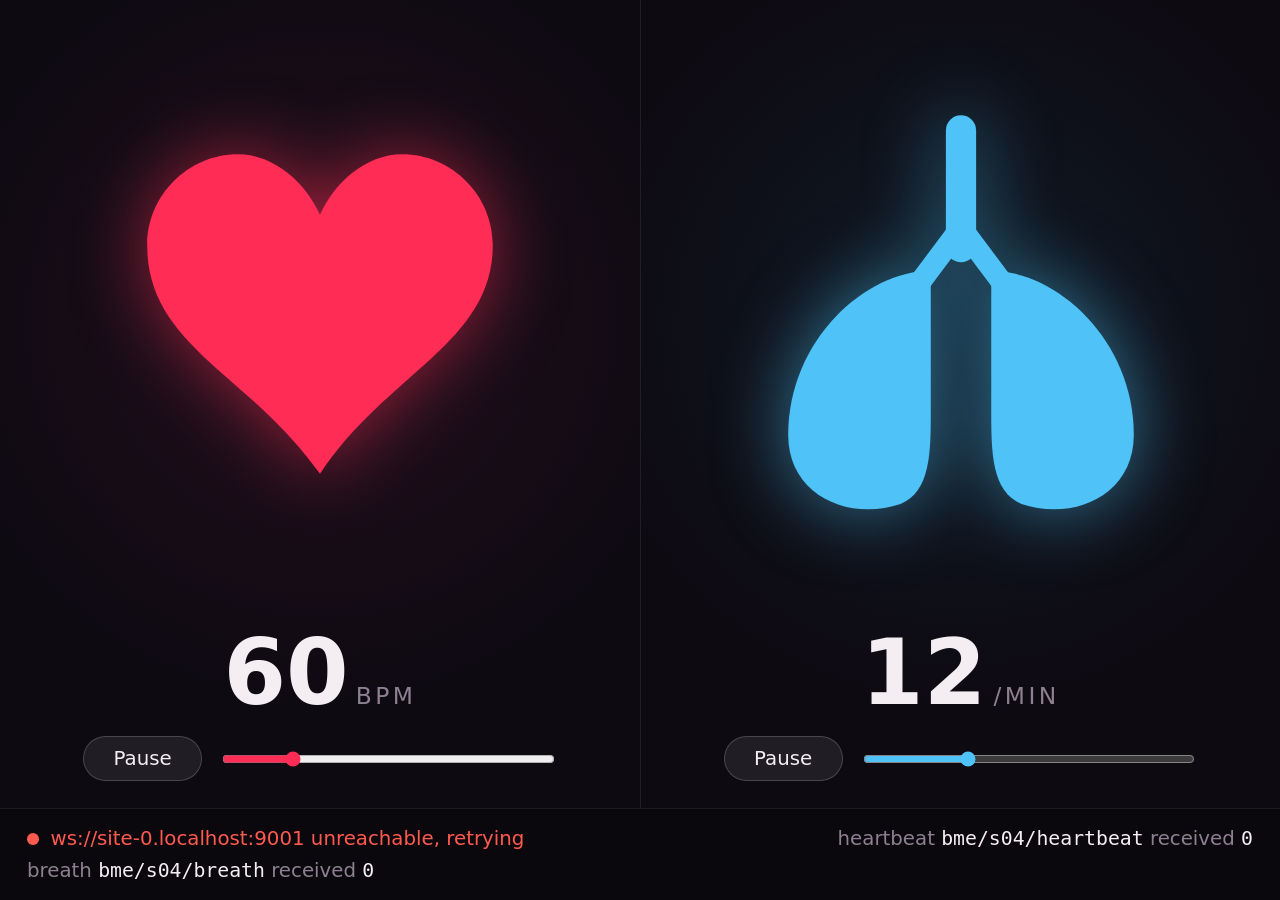
<file: exercises/ex_02/index.html>
<!doctype html>
<!--
  Heartbeat and breath: a heart beats and lungs breathe on the screen, each
  on its own rhythm, and the ESP32s follow both at the same time.

  The clocks run on the Pi (rhythms.py, Docker), so the boards keep
  beating when this computer sleeps or shows something else. This page only
  shows the rhythms and remote-controls them: every laptop that opens it
  sees the same thing. Open the file in a browser on a computer on the kit
  network: http://192.168.50.1:8002/ (served by the same service), or open
  this file directly. No internet and no library needed, the page speaks
  MQTT over WebSockets itself (port 9001 of the broker).

  Topics the boards follow (QoS 0, not retained):
            bme/s04/heartbeat   one message per beat,   payload the tempo in BPM ("72")
            bme/s04/breath      one message per breath, payload the rate per minute ("12")
  State, retained by the broker, shown by the page:
            bme/s04/heartbeat/rate, .../running ("1" or "0"), same under bme/s04/breath/
  Control, sent by the page's sliders and buttons:
            bme/s04/heartbeat/set, bme/s04/breath/set   a rate, "pause" or "start"

  Other broker or topics, e.g. to try it against a broker on this computer:
    index.html?broker=ws://localhost:9001&heartbeat=test/heartbeat&breath=test/breath
-->
<html lang="en">
<head>
<meta charset="utf-8">
<meta name="viewport" content="width=device-width, initial-scale=1">
<title>Heartbeat and breath</title>
<style>
  :root {
    --bg: #0e0a12;
    --fg: #f4eef2;
    --dim: #8d8091;
    --heart: #ff2d55;
    --breath: #4fc3f7;
    --ok: #3ddc84;
    --warn: #ffb020;
    --bad: #ff5a4f;
  }
  * { box-sizing: border-box; }
  html, body { height: 100%; margin: 0; }
  body {
    display: grid;
    grid-template-rows: 1fr auto;
    background: var(--bg);
    color: var(--fg);
    font-family: system-ui, -apple-system, "Segoe UI", sans-serif;
    overflow: hidden;
    user-select: none;
  }

  main {
    display: grid;
    grid-template-columns: 1fr 1fr;
    min-height: 0;
  }
  .rhythm {
    display: grid;
    grid-template-rows: 1fr auto;
    min-height: 0;
    --color: var(--heart);
  }
  .rhythm.breath { --color: var(--breath); }
  .rhythm.heart {
    background: radial-gradient(circle at 50% 40%, #24101d 0%, var(--bg) 65%);
  }
  .rhythm.breath {
    background: radial-gradient(circle at 50% 40%, #0f1b26 0%, var(--bg) 65%);
    border-left: 1px solid rgb(255 255 255 / 8%);
  }

  .stage {
    position: relative;
    display: grid;
    place-items: center;
    min-height: 0;
  }
  .figure, .ring {
    grid-area: 1 / 1;
    width: min(48vh, 38vw);
    aspect-ratio: 1;
  }
  .figure {
    fill: var(--color);
    filter: drop-shadow(0 0 4vh color-mix(in srgb, var(--color) 55%, transparent));
    transition: fill .4s, filter .4s, opacity .4s;
  }
  .ring {
    border: .5vh solid var(--color);
    border-radius: 50%;
    opacity: 0;
    pointer-events: none;
  }
  .rhythm.paused .figure {
    fill: #5c4a55;
    filter: none;
    opacity: .7;
  }
  .rhythm.breath.paused .figure { fill: #465660; }

  .tempo {
    text-align: center;
    padding-bottom: 3vh;
  }
  .rate {
    font-size: 10vh;
    font-weight: 700;
    line-height: 1;
    font-variant-numeric: tabular-nums;
  }
  .rate small {
    font-size: 2.6vh;
    font-weight: 500;
    color: var(--dim);
    letter-spacing: .15em;
    margin-left: .3em;
  }
  .controls {
    display: flex;
    justify-content: center;
    align-items: center;
    gap: 2vh;
    margin-top: 2vh;
  }
  button {
    font: inherit;
    font-size: 2.2vh;
    min-width: 6em;
    padding: .5em 1em;
    color: var(--fg);
    background: rgb(255 255 255 / 8%);
    border: 1px solid rgb(255 255 255 / 18%);
    border-radius: 999px;
    cursor: pointer;
  }
  button:hover { background: rgb(255 255 255 / 15%); }
  input[type=range] {
    width: min(26vw, 40vh);
    accent-color: var(--color);
  }

  footer {
    display: flex;
    flex-wrap: wrap;
    justify-content: space-between;
    gap: 1vh 4vh;
    padding: 2vh 3vh;
    font-size: 2.2vh;
    color: var(--dim);
    background: rgb(0 0 0 / 30%);
    border-top: 1px solid rgb(255 255 255 / 8%);
    user-select: text;
  }
  footer code {
    font-family: ui-monospace, SFMono-Regular, Menlo, monospace;
    color: var(--fg);
  }
  .status::before {
    content: "";
    display: inline-block;
    width: 1.3vh;
    height: 1.3vh;
    margin-right: .6em;
    border-radius: 50%;
    background: var(--warn);
  }
  .status.online::before { background: var(--ok); }
  .status.offline::before { background: var(--bad); }
  .status.offline { color: var(--bad); }
</style>
</head>
<body>

<main>
  <section class="rhythm heart" id="heart">
    <div class="stage">
      <svg class="figure" viewBox="-4 -4 40 37.6" aria-label="heart">
        <path d="M23.6,0c-3.4,0-6.3,2.7-7.6,5.6C14.7,2.7,11.8,0,8.4,0C3.8,0,0,3.8,0,8.4
                 c0,9.4,9.5,11.9,16,21.2c6.1-9.3,16-12.1,16-21.2C32,3.8,28.2,0,23.6,0z"/>
      </svg>
    </div>
    <div class="tempo">
      <div class="rate"><span class="value">60</span><small>BPM</small></div>
      <div class="controls">
        <button class="toggle" title="Space">Pause</button>
        <input class="slider" type="range" min="30" max="180" step="1" value="60"
               title="Arrow up / down" aria-label="Heartbeat tempo in BPM">
      </div>
    </div>
  </section>

  <section class="rhythm breath" id="breath">
    <div class="stage">
      <svg class="figure" viewBox="0 0 100 100" aria-label="lungs">
        <!-- trachea and bronchi -->
        <rect x="46.5" y="4" width="7" height="34" rx="3.5"/>
        <path d="M50 30 L38 46 M50 30 L62 46" stroke="var(--color)" stroke-width="5"
              stroke-linecap="round" fill="none"/>
        <!-- lobes -->
        <path d="M43 40 C 28 40, 10 56, 10 78 C 10 92, 24 98, 36 94 C 43 91, 43 82, 43 72 Z"/>
        <path d="M57 40 C 72 40, 90 56, 90 78 C 90 92, 76 98, 64 94 C 57 91, 57 82, 57 72 Z"/>
      </svg>
    </div>
    <div class="tempo">
      <div class="rate"><span class="value">12</span><small>/MIN</small></div>
      <div class="controls">
        <button class="toggle" title="B">Pause</button>
        <input class="slider" type="range" min="4" max="30" step="1" value="12"
               title="Arrow right / left" aria-label="Breaths per minute">
      </div>
    </div>
  </section>
</main>

<footer>
  <span class="status" id="status">connecting</span>
  <span>heartbeat <code id="heart-topic"></code> received <code id="heart-sent">0</code></span>
  <span>breath <code id="breath-topic"></code> received <code id="breath-sent">0</code></span>
</footer>

<script>
const params = new URLSearchParams(location.search);
// Served from the Pi: the broker is on the same host. Opened as a file: the kit's address.
const BROKER = params.get('broker')
  || (location.protocol.startsWith('http') ? 'ws://' + location.hostname + ':9001' : 'ws://192.168.50.1:9001');
const HEARTBEAT_TOPIC = params.get('heartbeat') || 'bme/s04/heartbeat';
const BREATH_TOPIC = params.get('breath') || 'bme/s04/breath';

const KEEPALIVE_S = 30;
const RECONNECT_MS = 2000;

// ---- MQTT 3.1.1 over WebSockets, the little a page needs ------------------

const utf8 = new TextEncoder();
const utf8d = new TextDecoder();

// A string as MQTT wants it: 2 bytes of length, then the text
function mqttString(s) {
  const bytes = utf8.encode(s);
  return [bytes.length >> 8, bytes.length & 0xff, ...bytes];
}

function packet(type, body = []) {
  // "Remaining length": 7 bits per byte, high bit set while more follow
  const length = [];
  let n = body.length;
  do {
    const digit = n % 128;
    n = Math.floor(n / 128);
    length.push(n > 0 ? digit | 0x80 : digit);
  } while (n > 0);
  return new Uint8Array([type, ...length, ...body]);
}

const CONNECT = 0x10, CONNACK = 0x20, PUBLISH = 0x30, SUBSCRIBE = 0x82, PINGREQ = 0xc0;

const clientId = 'heartbeat-' + Math.random().toString(16).slice(2, 10);
const handlers = {};          // topic -> function(payload)
let ws = null;
let online = false;
let packetId = 0;

function connect() {
  setStatus('connecting', 'connecting to ' + BROKER);
  ws = new WebSocket(BROKER, 'mqtt');
  ws.binaryType = 'arraybuffer';

  ws.onopen = () => {
    const cleanSession = 0x02;
    ws.send(packet(CONNECT, [
      ...mqttString('MQTT'), 4, cleanSession, 0, KEEPALIVE_S,
      ...mqttString(clientId),
    ]));
  };

  ws.onmessage = (event) => {
    // One frame may carry several packets
    const bytes = new Uint8Array(event.data);
    let i = 0;
    while (i < bytes.length) {
      const type = bytes[i] & 0xf0;
      let n = 0, shift = 1, j = i + 1;
      do { n += (bytes[j] & 0x7f) * shift; shift *= 128; } while (bytes[j++] & 0x80);
      const body = bytes.subarray(j, j + n);
      i = j + n;
      if (type === CONNACK) onConnack(body);
      else if (type === PUBLISH) onPublish(body);
    }
  };

  // Also called when the connection could not be opened at all
  ws.onclose = () => {
    online = false;
    setStatus('offline', BROKER + ' unreachable, retrying');
    setTimeout(connect, RECONNECT_MS);
  };
}

function onConnack(body) {
  if (body[1] !== 0) {
    setStatus('offline', 'broker refused the connection (code ' + body[1] + ')');
    ws.close();
    return;
  }
  online = true;
  setStatus('online', 'connected to ' + BROKER);
  // One SUBSCRIBE for every topic we listen to, QoS 0
  packetId = (packetId % 65535) + 1;
  const filters = Object.keys(handlers).flatMap((t) => [...mqttString(t), 0]);
  ws.send(packet(SUBSCRIBE, [packetId >> 8, packetId & 0xff, ...filters]));
}

// A QoS 0 PUBLISH: topic string, then the payload
function onPublish(body) {
  const len = (body[0] << 8) | body[1];
  const topic = utf8d.decode(body.subarray(2, 2 + len));
  const payload = utf8d.decode(body.subarray(2 + len));
  const handler = handlers[topic];
  if (handler) handler(payload);
}

function subscribe(topic, handler) {
  handlers[topic] = handler;   // sent to the broker at the next CONNACK
}

function publish(topic, payload) {
  if (!online) return false;
  ws.send(packet(PUBLISH, [...mqttString(topic), ...utf8.encode(payload)]));
  return true;
}

// The broker drops a client that stays silent
setInterval(() => {
  if (online) ws.send(packet(PINGREQ));
}, KEEPALIVE_S * 1000 / 2);

function setStatus(state, text) {
  const status = document.getElementById('status');
  status.className = 'status ' + state;
  status.textContent = text;
}

// ---- A rhythm: something that happens N times per minute -------------------
// The clock is on the Pi. Each beat arrives as a message carrying the rate,
// which is all `draw(figure, stage, period)` needs; the slider and the button
// only send wishes on <topic>/set and show what the Pi answers on
// <topic>/rate and <topic>/running.
function rhythm(id, topic, draw) {
  const panel = document.getElementById(id);
  const stage = panel.querySelector('.stage');
  const figure = panel.querySelector('.figure');
  const slider = panel.querySelector('.slider');
  const toggle = panel.querySelector('.toggle');
  const value = panel.querySelector('.value');
  const receivedEl = document.getElementById(id + '-sent');

  let rate = Number(slider.value);
  let running = true;
  let received = 0;

  subscribe(topic, (payload) => {
    const r = Number(payload);
    if (r > 0) draw(figure, stage, 60000 / r);
    received += 1;
    receivedEl.textContent = received;
  });
  subscribe(topic + '/rate', (payload) => {
    rate = Number(payload);
    slider.value = rate;
    value.textContent = rate;
  });
  subscribe(topic + '/running', (payload) => {
    running = payload === '1';
    panel.classList.toggle('paused', !running);
    toggle.textContent = running ? 'Pause' : 'Start';
  });

  const setRunning = (on) => publish(topic + '/set', on ? 'start' : 'pause');
  const setRate = (v) => {
    const r = Math.min(Number(slider.max), Math.max(Number(slider.min), Math.round(v)));
    publish(topic + '/set', String(r));
  };

  toggle.addEventListener('click', () => setRunning(!running));
  slider.addEventListener('input', (event) => setRate(event.target.value));
  document.getElementById(id + '-topic').textContent = topic;

  return {
    toggle: () => setRunning(!running),
    setRunning,
    nudge: (delta) => setRate(rate + delta),
    get running() { return running; },
  };
}

function ripple(stage) {
  const ring = document.createElement('div');
  ring.className = 'ring';
  stage.append(ring);
  ring.animate(
    [
      { transform: 'scale(0.7)', opacity: 0.5 },
      { transform: 'scale(2.4)', opacity: 0 },
    ],
    { duration: 1100, easing: 'ease-out' },
  ).finished.then(() => ring.remove());
}

// Lub-dub
function drawBeat(figure, stage, period) {
  figure.animate(
    [
      { transform: 'scale(1)' },
      { transform: 'scale(1.2)', offset: 0.12 },
      { transform: 'scale(1.03)', offset: 0.3 },
      { transform: 'scale(1.13)', offset: 0.42 },
      { transform: 'scale(1)', offset: 0.75 },
      { transform: 'scale(1)' },
    ],
    { duration: Math.min(period * 0.9, 650), easing: 'ease-out' },
  );
  ripple(stage);
}

// Inhale for 2 s (the time the LED stays on), then exhale
function drawBreath(figure, stage, period) {
  const inhale = Math.min(2000, period * 0.45);
  const exhale = Math.min(period - inhale, 2500);
  figure.animate(
    [
      { transform: 'scale(1)', opacity: 0.75 },
      { transform: 'scale(1.18)', opacity: 1, offset: inhale / (inhale + exhale) },
      { transform: 'scale(1)', opacity: 0.75 },
    ],
    { duration: inhale + exhale, easing: 'ease-in-out' },
  );
  ripple(stage);
}

const heart = rhythm('heart', HEARTBEAT_TOPIC, drawBeat);
const breath = rhythm('breath', BREATH_TOPIC, drawBreath);

document.addEventListener('keydown', (event) => {
  // The buttons and the sliders handle their own keys
  if (event.target.closest('button, input')) return;
  const step = event.shiftKey ? 10 : 1;
  if (event.code === 'Space') heart.toggle();
  else if (event.code === 'KeyB') breath.toggle();
  else if (event.code === 'ArrowUp') heart.nudge(step);
  else if (event.code === 'ArrowDown') heart.nudge(-step);
  else if (event.code === 'ArrowRight') breath.nudge(step);
  else if (event.code === 'ArrowLeft') breath.nudge(-step);
  else return;
  event.preventDefault();
});

connect();
</script>
</body>
</html>
</file>
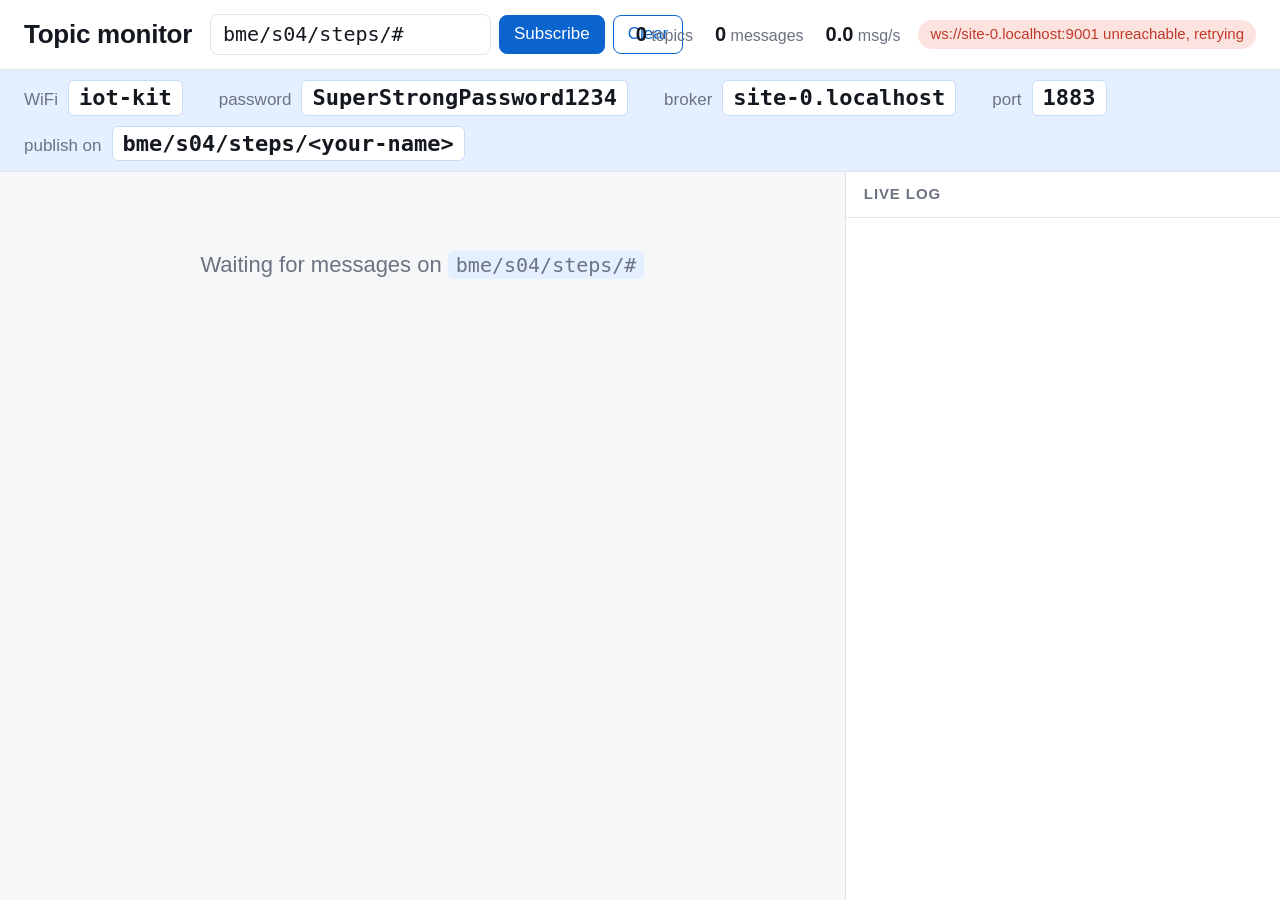
<file: tools/monitor/index.html>
<!doctype html>
<html lang="en">
<head>
<meta charset="utf-8">
<meta name="viewport" content="width=device-width, initial-scale=1">
<title>Topic monitor</title>
<!--
  A projector page: everything published under one topic filter, one card
  per topic, with the latest value, a sparkline of the numeric values and a
  live log. Talks MQTT over WebSockets to the broker (port 9001), no library.

  Served from the Pi:   http://192.168.50.1:8000/
  Pick the filter:      ?topic=bme/s04/steps/%23   (# is %23 in a URL)
  Another broker:       &broker=ws://localhost:9001
  Stale after N s:      &stale=30
  The strip students copy from: &ssid=iot-kit&pass=...&host=192.168.50.1&port=1883
  Hide the strip:       &howto=0
-->
<style>
  :root {
    --bg: #f6f7f9; --card: #ffffff; --ink: #14181f; --muted: #6b7380;
    --line: #e1e5ea; --accent: #0b63ce; --accent-soft: #e4efff;
    --ok: #178a46; --warn: #b7791f; --bad: #c03a2b; --stale: #a2a9b4;
  }
  * { box-sizing: border-box; }
  html, body { margin: 0; height: 100%; }
  body {
    background: var(--bg); color: var(--ink);
    font: 18px/1.35 -apple-system, "Segoe UI", Roboto, Helvetica, Arial, sans-serif;
    display: flex; flex-direction: column; height: 100vh; overflow: hidden;
  }
  header {
    display: flex; align-items: center; gap: 18px; flex-wrap: wrap;
    padding: 14px 24px; border-bottom: 1px solid var(--line); background: var(--card);
  }
  header h1 { margin: 0; font-size: 26px; font-weight: 700; letter-spacing: -0.01em; }
  header form { display: flex; align-items: center; gap: 8px; flex: 1; min-width: 320px; }
  header input {
    flex: 1; font: inherit; font-family: ui-monospace, SFMono-Regular, Menlo, monospace;
    font-size: 20px; padding: 6px 12px; border: 1px solid var(--line); border-radius: 8px;
    color: var(--ink); background: #fff;
  }
  header button {
    font: inherit; font-size: 17px; padding: 7px 14px; border-radius: 8px; cursor: pointer;
    border: 1px solid var(--accent); background: var(--accent); color: #fff;
  }
  header button.secondary { background: #fff; color: var(--accent); }
  .stats { display: flex; gap: 22px; color: var(--muted); font-size: 16px; white-space: nowrap; }
  .stats b { color: var(--ink); font-size: 20px; font-variant-numeric: tabular-nums; }
  .status { font-size: 15px; padding: 4px 12px; border-radius: 999px; background: #eee; color: var(--muted); white-space: nowrap; }
  .status.online { background: #dff5e6; color: var(--ok); }
  .status.offline { background: #fde3df; color: var(--bad); }
  .status.connecting { background: #fff1d6; color: var(--warn); }

  .howto {
    display: flex; flex-wrap: wrap; gap: 10px 36px; align-items: baseline;
    padding: 10px 24px; background: var(--accent-soft); border-bottom: 1px solid var(--line);
    font-size: 17px; color: var(--muted);
  }
  .howto div { display: flex; gap: 10px; align-items: baseline; white-space: nowrap; }
  .howto code {
    font-family: ui-monospace, SFMono-Regular, Menlo, monospace; font-size: 22px; font-weight: 600;
    color: var(--ink); background: #fff; padding: 2px 10px; border-radius: 6px; border: 1px solid #c9dbf5;
    user-select: all;
  }

  main { flex: 1; display: flex; min-height: 0; }
  #cards {
    flex: 1; overflow-y: auto; padding: 18px 24px;
    display: grid; grid-template-columns: repeat(auto-fill, minmax(300px, 1fr));
    grid-auto-rows: min-content; gap: 16px; align-content: start;
  }
  #empty {
    grid-column: 1 / -1; color: var(--muted); font-size: 22px; padding: 60px 0; text-align: center;
  }
  #empty code { font-size: 20px; background: var(--accent-soft); padding: 2px 8px; border-radius: 6px; }
  .card {
    background: var(--card); border: 1px solid var(--line); border-radius: 14px;
    padding: 14px 18px 12px; display: flex; flex-direction: column; gap: 6px;
    transition: box-shadow 0.15s;
  }
  .card.fresh { box-shadow: 0 0 0 3px var(--accent-soft), 0 0 0 4px var(--accent); }
  .card.stale { opacity: 0.5; }
  .topic {
    font-family: ui-monospace, SFMono-Regular, Menlo, monospace; font-size: 15px;
    color: var(--muted); overflow-wrap: anywhere;
  }
  .topic b { color: var(--ink); font-size: 22px; font-weight: 700; }
  .value {
    font-size: 54px; font-weight: 700; line-height: 1.05; letter-spacing: -0.02em;
    font-variant-numeric: tabular-nums; overflow-wrap: anywhere;
  }
  .value.text { font-size: 26px; font-weight: 500; font-family: ui-monospace, SFMono-Regular, Menlo, monospace; }
  .value .unit { font-size: 22px; color: var(--muted); font-weight: 500; margin-left: 6px; }
  .spark { width: 100%; height: 48px; display: block; }
  .spark polyline { fill: none; stroke: var(--accent); stroke-width: 2.5; stroke-linejoin: round; stroke-linecap: round; }
  .spark .dot { fill: var(--accent); }
  .meta { display: flex; justify-content: space-between; color: var(--muted); font-size: 15px; font-variant-numeric: tabular-nums; }

  aside {
    width: 34%; max-width: 560px; min-width: 360px; border-left: 1px solid var(--line);
    background: var(--card); display: flex; flex-direction: column; min-height: 0;
  }
  aside h2 { margin: 0; padding: 12px 18px; font-size: 15px; font-weight: 600; color: var(--muted); text-transform: uppercase; letter-spacing: 0.06em; border-bottom: 1px solid var(--line); }
  #log { flex: 1; overflow-y: auto; margin: 0; padding: 6px 0; list-style: none; font-family: ui-monospace, SFMono-Regular, Menlo, monospace; font-size: 15px; }
  #log li { display: grid; grid-template-columns: 76px 1fr; gap: 0 10px; padding: 5px 18px; border-bottom: 1px solid #f0f2f5; }
  #log .t { color: var(--muted); font-variant-numeric: tabular-nums; }
  #log .k { color: var(--accent); overflow-wrap: anywhere; }
  #log .p { grid-column: 2; color: var(--ink); overflow-wrap: anywhere; white-space: pre-wrap; }
  @media (max-width: 900px) { aside { display: none; } }
</style>
</head>
<body>
<header>
  <h1>Topic monitor</h1>
  <form id="form">
    <input id="filter" spellcheck="false" autocomplete="off" aria-label="topic filter">
    <button type="submit">Subscribe</button>
    <button type="button" class="secondary" id="clear">Clear</button>
  </form>
  <div class="stats">
    <span><b id="n-topics">0</b> topics</span>
    <span><b id="n-msgs">0</b> messages</span>
    <span><b id="rate">0</b> msg/s</span>
  </div>
  <span id="status" class="status connecting">connecting</span>
</header>
<div class="howto" id="howto">
  <div>WiFi <code id="h-ssid"></code></div>
  <div>password <code id="h-pass"></code></div>
  <div>broker <code id="h-broker"></code></div>
  <div>port <code id="h-port"></code></div>
  <div>publish on <code id="h-topic"></code></div>
</div>
<main>
  <section id="cards">
    <div id="empty">Waiting for messages on <code id="empty-filter"></code></div>
  </section>
  <aside>
    <h2>Live log</h2>
    <ul id="log"></ul>
  </aside>
</main>

<script>
const params = new URLSearchParams(location.search);
// Served from the Pi: the broker is on the same host. Opened as a file: the kit's address.
const BROKER = params.get('broker')
  || (location.protocol.startsWith('http') ? 'ws://' + location.hostname + ':9001' : 'ws://192.168.50.1:9001');
const STALE_S = Number(params.get('stale') || 30);
const HISTORY = 60;          // points kept per sparkline
const LOG_LINES = 200;
const KEEPALIVE_S = 30;
const RECONNECT_MS = 2000;

let filter = params.get('topic') || 'bme/s04/steps/#';

// ---- MQTT 3.1.1 over WebSockets, the little a page needs ------------------

const utf8 = new TextEncoder();
const utf8d = new TextDecoder();

function mqttString(s) {
  const bytes = utf8.encode(s);
  return [bytes.length >> 8, bytes.length & 0xff, ...bytes];
}

function packet(type, body = []) {
  const length = [];
  let n = body.length;
  do {
    const digit = n % 128;
    n = Math.floor(n / 128);
    length.push(n > 0 ? digit | 0x80 : digit);
  } while (n > 0);
  return new Uint8Array([type, ...length, ...body]);
}

const CONNECT = 0x10, CONNACK = 0x20, PUBLISH = 0x30, SUBSCRIBE = 0x82, UNSUBSCRIBE = 0xa2, PINGREQ = 0xc0;

const clientId = 'monitor-' + Math.random().toString(16).slice(2, 10);
let ws = null;
let online = false;
let packetId = 0;
let subscribed = null;       // the filter the broker currently knows

function connect() {
  setStatus('connecting', 'connecting to ' + BROKER);
  ws = new WebSocket(BROKER, 'mqtt');
  ws.binaryType = 'arraybuffer';

  ws.onopen = () => {
    const cleanSession = 0x02;
    ws.send(packet(CONNECT, [
      ...mqttString('MQTT'), 4, cleanSession, 0, KEEPALIVE_S,
      ...mqttString(clientId),
    ]));
  };

  ws.onmessage = (event) => {
    const bytes = new Uint8Array(event.data);
    let i = 0;
    while (i < bytes.length) {
      const header = bytes[i];
      const type = header & 0xf0;
      let n = 0, shift = 1, j = i + 1;
      do { n += (bytes[j] & 0x7f) * shift; shift *= 128; } while (bytes[j++] & 0x80);
      const body = bytes.subarray(j, j + n);
      i = j + n;
      if (type === CONNACK) onConnack(body);
      else if (type === PUBLISH) onPublish(header, body);
    }
  };

  ws.onclose = () => {
    online = false;
    subscribed = null;
    setStatus('offline', BROKER + ' unreachable, retrying');
    setTimeout(connect, RECONNECT_MS);
  };
}

function onConnack(body) {
  if (body[1] !== 0) {
    setStatus('offline', 'broker refused the connection (code ' + body[1] + ')');
    ws.close();
    return;
  }
  online = true;
  setStatus('online', 'connected to ' + BROKER);
  sendSubscribe();
}

function nextPacketId() {
  packetId = (packetId % 65535) + 1;
  return [packetId >> 8, packetId & 0xff];
}

function sendSubscribe() {
  if (!online) return;
  if (subscribed && subscribed !== filter) {
    ws.send(packet(UNSUBSCRIBE, [...nextPacketId(), ...mqttString(subscribed)]));
  }
  ws.send(packet(SUBSCRIBE, [...nextPacketId(), ...mqttString(filter), 0]));
  subscribed = filter;
}

// A QoS 0 PUBLISH: topic string, then the payload (QoS 1/2 carry a packet id first)
function onPublish(header, body) {
  const qos = (header >> 1) & 0x03;
  const len = (body[0] << 8) | body[1];
  const topic = utf8d.decode(body.subarray(2, 2 + len));
  const start = 2 + len + (qos > 0 ? 2 : 0);
  const payload = utf8d.decode(body.subarray(start));
  onMessage(topic, payload);
}

setInterval(() => { if (online) ws.send(packet(PINGREQ)); }, KEEPALIVE_S * 1000 / 2);

function setStatus(state, text) {
  const status = document.getElementById('status');
  status.className = 'status ' + state;
  status.textContent = text;
}

// ---- The board ------------------------------------------------------------

const cards = new Map();     // topic -> {el, count, last, values[], ...}
let total = 0;
const recent = [];           // timestamps of the last seconds' messages, for the rate

const cardsEl = document.getElementById('cards');
const emptyEl = document.getElementById('empty');
const logEl = document.getElementById('log');

// What is fixed in the filter is not worth repeating on every card
function prefixOf(f) {
  const i = f.search(/[+#]/);
  return i < 0 ? f.replace(/[^/]*$/, '') : f.slice(0, i);
}

// The number a payload carries, if any: 123, 12.5, {"steps": 123}, {"n": 4, "bpm": 72}
function numberOf(payload) {
  const s = payload.trim();
  if (/^[-+]?\d+(\.\d+)?$/.test(s)) return { n: Number(s), key: null };
  if (s.startsWith('{')) {
    try {
      const obj = JSON.parse(s);
      for (const [k, v] of Object.entries(obj)) {
        if (typeof v === 'number') return { n: v, key: k };
        if (typeof v === 'string' && /^[-+]?\d+(\.\d+)?$/.test(v.trim())) return { n: Number(v), key: k };
      }
    } catch (e) { /* not JSON after all */ }
  }
  return null;
}

function onMessage(topic, payload) {
  total++;
  const now = Date.now();
  recent.push(now);
  let card = cards.get(topic);
  if (!card) {
    card = makeCard(topic);
    cards.set(topic, card);
    emptyEl.hidden = true;
  }
  card.count++;
  card.last = now;
  card.payload = payload;
  const num = numberOf(payload);
  if (num) {
    card.values.push(num.n);
    if (card.values.length > HISTORY) card.values.shift();
    card.key = num.key;
  }
  renderCard(card);
  card.el.classList.add('fresh');
  clearTimeout(card.flash);
  card.flash = setTimeout(() => card.el.classList.remove('fresh'), 400);
  addLog(now, topic, payload);
  document.getElementById('n-topics').textContent = cards.size;
  document.getElementById('n-msgs').textContent = total;
}

function makeCard(topic) {
  const el = document.createElement('article');
  el.className = 'card';
  el.innerHTML = '<div class="topic"></div><div class="value"></div>'
    + '<svg class="spark" viewBox="0 0 300 48" preserveAspectRatio="none"><polyline points=""></polyline><circle class="dot" r="3" cx="-10" cy="0"></circle></svg>'
    + '<div class="meta"><span class="count"></span><span class="ago"></span></div>';
  const prefix = prefixOf(filter);
  const short = topic.startsWith(prefix) ? topic.slice(prefix.length) : topic;
  const parts = short.split('/');
  const head = parts.shift();
  el.querySelector('.topic').innerHTML = '<b></b>' + (parts.length ? '<span></span>' : '');
  el.querySelector('.topic b').textContent = head || topic;
  if (parts.length) el.querySelector('.topic span').textContent = ' / ' + parts.join('/');
  // Alphabetical, so a card keeps its place on the wall
  const after = [...cardsEl.querySelectorAll('.card')].find((c) => c.dataset.topic > topic);
  el.dataset.topic = topic;
  cardsEl.insertBefore(el, after || null);
  return { el, topic, count: 0, last: 0, payload: '', values: [], key: null, flash: 0 };
}

function renderCard(card) {
  const valueEl = card.el.querySelector('.value');
  const num = numberOf(card.payload);
  if (num) {
    valueEl.className = 'value';
    valueEl.textContent = formatNumber(num.n);
    if (num.key) {
      const unit = document.createElement('span');
      unit.className = 'unit';
      unit.textContent = num.key;
      valueEl.appendChild(unit);
    }
  } else {
    valueEl.className = 'value text';
    valueEl.textContent = card.payload.length > 120 ? card.payload.slice(0, 117) + '…' : (card.payload || '(empty)');
  }
  card.el.querySelector('.count').textContent = card.count + (card.count === 1 ? ' message' : ' messages');
  drawSpark(card);
  renderAge(card);
}

function formatNumber(n) {
  if (Number.isInteger(n)) return n.toLocaleString('en-US');
  return n.toLocaleString('en-US', { maximumFractionDigits: 2 });
}

function drawSpark(card) {
  const svg = card.el.querySelector('.spark');
  const line = svg.querySelector('polyline');
  const dot = svg.querySelector('.dot');
  const v = card.values;
  if (v.length < 2) { line.setAttribute('points', ''); dot.setAttribute('cx', -10); svg.style.visibility = v.length ? 'visible' : 'hidden'; return; }
  svg.style.visibility = 'visible';
  const min = Math.min(...v), max = Math.max(...v);
  const span = max - min || 1;
  const W = 300, H = 48, pad = 4;
  const pts = v.map((y, i) => {
    const x = (i / (v.length - 1)) * (W - 2 * pad) + pad;
    const yy = H - pad - ((y - min) / span) * (H - 2 * pad);
    return [x, yy];
  });
  line.setAttribute('points', pts.map((p) => p[0].toFixed(1) + ',' + p[1].toFixed(1)).join(' '));
  const lastPt = pts[pts.length - 1];
  dot.setAttribute('cx', lastPt[0].toFixed(1));
  dot.setAttribute('cy', lastPt[1].toFixed(1));
}

function renderAge(card) {
  const s = Math.round((Date.now() - card.last) / 1000);
  card.el.querySelector('.ago').textContent = s < 2 ? 'just now' : s < 60 ? s + ' s ago' : Math.round(s / 60) + ' min ago';
  card.el.classList.toggle('stale', s > STALE_S);
}

function addLog(ts, topic, payload) {
  const li = document.createElement('li');
  const t = new Date(ts);
  const time = [t.getHours(), t.getMinutes(), t.getSeconds()].map((x) => String(x).padStart(2, '0')).join(':');
  li.innerHTML = '<span class="t"></span><span class="k"></span><span class="p"></span>';
  li.querySelector('.t').textContent = time;
  li.querySelector('.k').textContent = topic;
  li.querySelector('.p').textContent = payload;
  logEl.prepend(li);
  while (logEl.children.length > LOG_LINES) logEl.lastChild.remove();
}

// Ages, staleness and the rate tick once a second
setInterval(() => {
  const now = Date.now();
  while (recent.length && recent[0] < now - 5000) recent.shift();
  document.getElementById('rate').textContent = (recent.length / 5).toFixed(recent.length < 5 ? 1 : 0);
  for (const card of cards.values()) renderAge(card);
}, 1000);

function clearBoard() {
  for (const card of cards.values()) card.el.remove();
  cards.clear();
  total = 0;
  recent.length = 0;
  logEl.innerHTML = '';
  emptyEl.hidden = false;
  document.getElementById('n-topics').textContent = 0;
  document.getElementById('n-msgs').textContent = 0;
  document.getElementById('empty-filter').textContent = filter;
}

// ---- The strip the students copy from -------------------------------------

const SSID = params.get('ssid') || 'iot-kit';
const PASS = params.get('pass') || 'SuperStrongPassword1234';
const BROKER_HOST = params.get('host')
  || (location.protocol.startsWith('http') && location.hostname !== 'localhost' ? location.hostname : '192.168.50.1');
const BROKER_PORT = params.get('port') || '1883';

function renderHowto() {
  document.getElementById('h-ssid').textContent = SSID;
  document.getElementById('h-pass').textContent = PASS;
  document.getElementById('h-broker').textContent = BROKER_HOST;
  document.getElementById('h-port').textContent = BROKER_PORT;
  // bme/s04/steps/#  ->  bme/s04/steps/<your-name>
  document.getElementById('h-topic').textContent = filter.replace(/\/?[+#]([/].*)?$/, '/<your-name>');
  document.getElementById('howto').hidden = params.get('howto') === '0';
}

const filterEl = document.getElementById('filter');
filterEl.value = filter;
document.getElementById('empty-filter').textContent = filter;
renderHowto();

document.getElementById('form').addEventListener('submit', (e) => {
  e.preventDefault();
  const f = filterEl.value.trim();
  if (!f) return;
  filter = f;
  const url = new URL(location);
  url.searchParams.set('topic', filter);
  history.replaceState(null, '', url);
  clearBoard();
  renderHowto();
  sendSubscribe();
  filterEl.blur();
});
document.getElementById('clear').addEventListener('click', clearBoard);

connect();
</script>
</body>
</html>
</file>
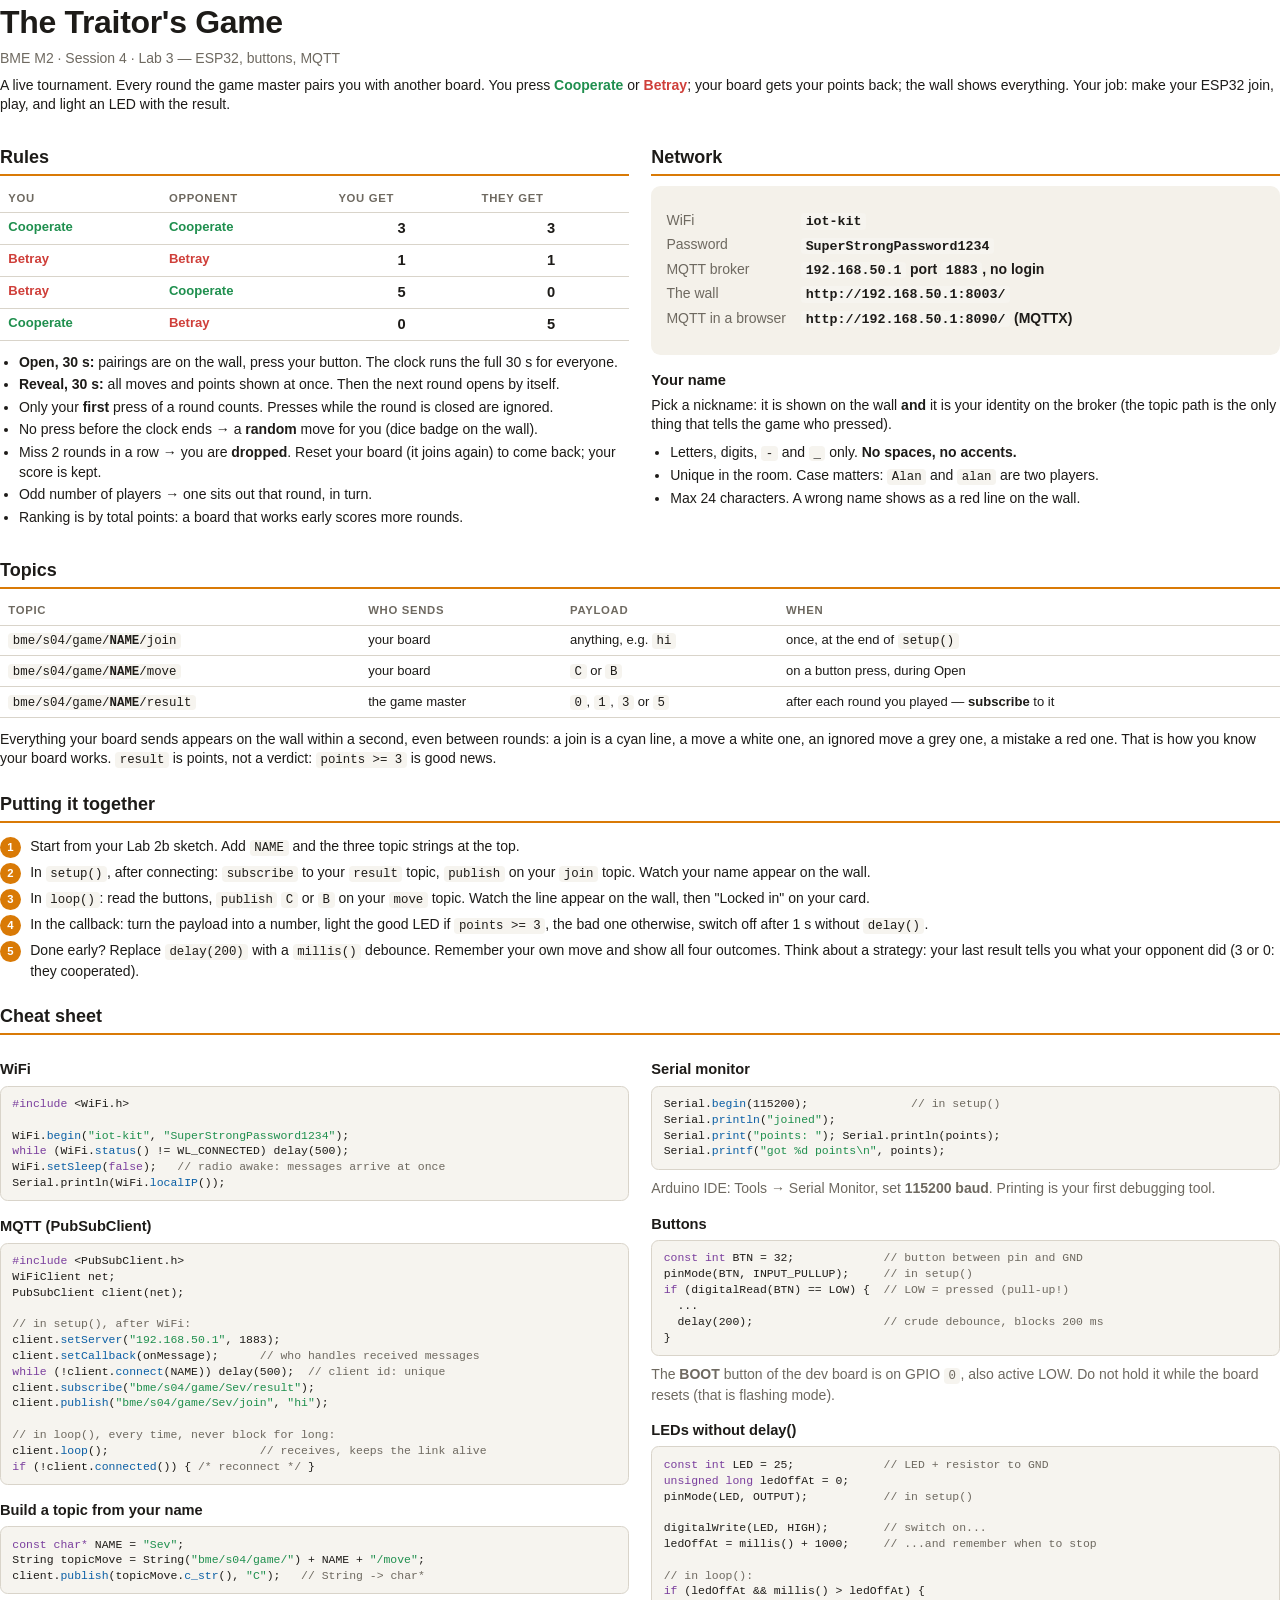
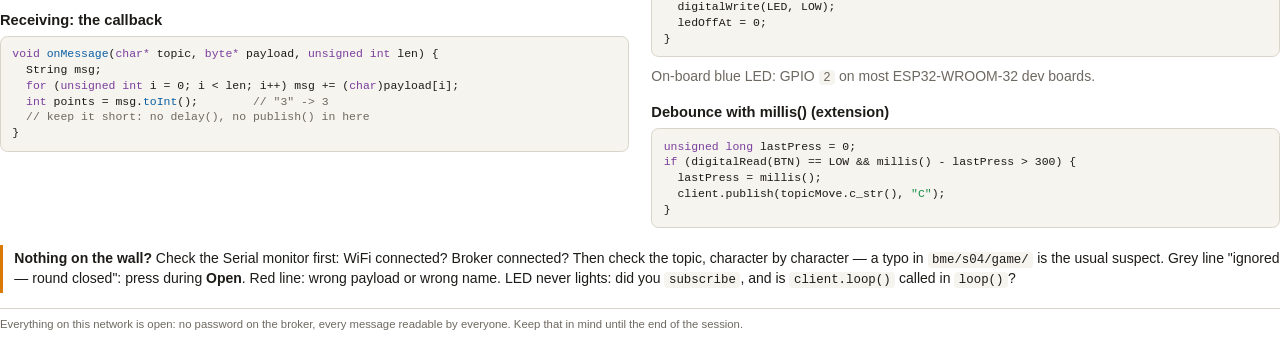
<file: exercises/ex_03/handout/handout.html>
<!doctype html>
<html lang="en">
<head>
<meta charset="utf-8">
<title>The Traitor's Game — student handout</title>
<style>
  @page { size: A4; margin: 14mm 14mm 16mm; }
  :root {
    --text: #1d1b18; --muted: #6e6960; --line: #d9d4ca; --soft: #f4f1ea;
    --accent: #d97a06; --coop: #1f8f4e; --betray: #cf3f3a; --code-bg: #f6f4ef;
  }
  * { box-sizing: border-box; }
  html, body { margin: 0; color: var(--text); font: 10.5pt/1.4 -apple-system, "Helvetica Neue", Helvetica, Arial, sans-serif; }
  h1 { font-size: 24pt; margin: 0 0 2mm; letter-spacing: -0.01em; }
  h1 small { display: block; font-size: 10.5pt; font-weight: 500; color: var(--muted); letter-spacing: 0; margin-top: 1mm; }
  h2 { font-size: 13.5pt; margin: 6mm 0 2.5mm; padding-bottom: 1mm; border-bottom: 2px solid var(--accent); }
  h3 { font-size: 11pt; margin: 4mm 0 1.5mm; color: var(--text); }
  p { margin: 0 0 2mm; }
  ul { margin: 0 0 2mm; padding-left: 5mm; } li { margin-bottom: 0.8mm; }
  code, pre { font-family: "SF Mono", Menlo, Consolas, "Liberation Mono", monospace; }
  code { background: var(--code-bg); padding: 0.2mm 1.2mm; border-radius: 1mm; font-size: 9.3pt; }
  pre { background: var(--code-bg); border: 1px solid var(--line); border-radius: 2mm; padding: 2.5mm 3mm; font-size: 8.6pt; line-height: 1.38; margin: 0 0 2.5mm; white-space: pre; overflow: hidden; }
  pre code { background: none; padding: 0; font-size: inherit; }
  .cm { color: var(--muted); }
  .kw { color: #7a3e9d; } .fn { color: #0b5fa5; } .str { color: var(--coop); }
  table { border-collapse: collapse; width: 100%; margin: 0 0 3mm; font-size: 9.8pt; }
  th, td { text-align: left; padding: 1.4mm 2.2mm; border-bottom: 1px solid var(--line); vertical-align: top; }
  th { font-size: 8.5pt; text-transform: uppercase; letter-spacing: 0.06em; color: var(--muted); font-weight: 600; }
  td.n { text-align: center; font-weight: 700; font-size: 11pt; }
  .C { color: var(--coop); font-weight: 700; } .B { color: var(--betray); font-weight: 700; }
  .cols { display: grid; grid-template-columns: 1fr 1fr; gap: 6mm; }
  .box { background: var(--soft); border-radius: 2.5mm; padding: 3mm 4mm; margin: 0 0 3mm; }
  .box h3 { margin-top: 0; }
  .kv { display: grid; grid-template-columns: auto 1fr; gap: 1mm 4mm; }
  .kv dt { color: var(--muted); } .kv dd { margin: 0; font-weight: 600; }
  .kv dd code { font-size: 10pt; }
  .muted { color: var(--muted); }
  .page-break { break-before: page; }
  .steps { counter-reset: s; list-style: none; padding: 0; }
  .steps li { counter-increment: s; position: relative; padding-left: 8mm; margin-bottom: 1.5mm; }
  .steps li::before { content: counter(s); position: absolute; left: 0; top: 0; width: 5.5mm; height: 5.5mm; border-radius: 50%; background: var(--accent); color: #fff; font-weight: 700; font-size: 8.5pt; text-align: center; line-height: 5.5mm; }
  .tip { border-left: 3px solid var(--accent); padding: 1mm 0 1mm 3mm; margin: 2mm 0 3mm; }
  .footer { margin-top: 4mm; font-size: 8.5pt; color: var(--muted); border-top: 1px solid var(--line); padding-top: 2mm; }
</style>
</head>
<body>

<h1>The Traitor's Game <small>BME M2 · Session 4 · Lab 3 — ESP32, buttons, MQTT</small></h1>

<p>A live tournament. Every round the game master pairs you with another board. You press <span class="C">Cooperate</span> or <span class="B">Betray</span>; your board gets your points back; the wall shows everything. Your job: make your ESP32 join, play, and light an LED with the result.</p>

<div class="cols">
<div>
<h2>Rules</h2>
<table>
  <tr><th>You</th><th>Opponent</th><th>You get</th><th>They get</th></tr>
  <tr><td class="C">Cooperate</td><td class="C">Cooperate</td><td class="n">3</td><td class="n">3</td></tr>
  <tr><td class="B">Betray</td><td class="B">Betray</td><td class="n">1</td><td class="n">1</td></tr>
  <tr><td class="B">Betray</td><td class="C">Cooperate</td><td class="n">5</td><td class="n">0</td></tr>
  <tr><td class="C">Cooperate</td><td class="B">Betray</td><td class="n">0</td><td class="n">5</td></tr>
</table>
<ul>
  <li><b>Open, 30 s:</b> pairings are on the wall, press your button. The clock runs the full 30 s for everyone.</li>
  <li><b>Reveal, 30 s:</b> all moves and points shown at once. Then the next round opens by itself.</li>
  <li>Only your <b>first</b> press of a round counts. Presses while the round is closed are ignored.</li>
  <li>No press before the clock ends → a <b>random</b> move for you (dice badge on the wall).</li>
  <li>Miss 2 rounds in a row → you are <b>dropped</b>. Reset your board (it joins again) to come back; your score is kept.</li>
  <li>Odd number of players → one sits out that round, in turn.</li>
  <li>Ranking is by total points: a board that works early scores more rounds.</li>
</ul>
</div>
<div>
<h2>Network</h2>
<div class="box">
<dl class="kv">
  <dt>WiFi</dt><dd><code>iot-kit</code></dd>
  <dt>Password</dt><dd><code>SuperStrongPassword1234</code></dd>
  <dt>MQTT broker</dt><dd><code>192.168.50.1</code> port <code>1883</code>, no login</dd>
  <dt>The wall</dt><dd><code>http://192.168.50.1:8003/</code></dd>
  <dt>MQTT in a browser</dt><dd><code>http://192.168.50.1:8090/</code> (MQTTX)</dd>
</dl>
</div>
<h3>Your name</h3>
<p>Pick a nickname: it is shown on the wall <b>and</b> it is your identity on the broker (the topic path is the only thing that tells the game who pressed).</p>
<ul>
  <li>Letters, digits, <code>-</code> and <code>_</code> only. <b>No spaces, no accents.</b></li>
  <li>Unique in the room. Case matters: <code>Alan</code> and <code>alan</code> are two players.</li>
  <li>Max 24 characters. A wrong name shows as a red line on the wall.</li>
</ul>
</div>
</div>

<h2>Topics</h2>
<table>
  <tr><th>Topic</th><th>Who sends</th><th>Payload</th><th>When</th></tr>
  <tr><td><code>bme/s04/game/<b>NAME</b>/join</code></td><td>your board</td><td>anything, e.g. <code>hi</code></td><td>once, at the end of <code>setup()</code></td></tr>
  <tr><td><code>bme/s04/game/<b>NAME</b>/move</code></td><td>your board</td><td><code>C</code> or <code>B</code></td><td>on a button press, during Open</td></tr>
  <tr><td><code>bme/s04/game/<b>NAME</b>/result</code></td><td>the game master</td><td><code>0</code>, <code>1</code>, <code>3</code> or <code>5</code></td><td>after each round you played — <b>subscribe</b> to it</td></tr>
</table>
<p>Everything your board sends appears on the wall within a second, even between rounds: a join is a cyan line, a move a white one, an ignored move a grey one, a mistake a red one. That is how you know your board works. <code>result</code> is points, not a verdict: <code>points &gt;= 3</code> is good news.</p>

<h2>Putting it together</h2>
<ol class="steps">
  <li>Start from your Lab 2b sketch. Add <code>NAME</code> and the three topic strings at the top.</li>
  <li>In <code>setup()</code>, after connecting: <code>subscribe</code> to your <code>result</code> topic, <code>publish</code> on your <code>join</code> topic. Watch your name appear on the wall.</li>
  <li>In <code>loop()</code>: read the buttons, <code>publish</code> <code>C</code> or <code>B</code> on your <code>move</code> topic. Watch the line appear on the wall, then "Locked in" on your card.</li>
  <li>In the callback: turn the payload into a number, light the good LED if <code>points &gt;= 3</code>, the bad one otherwise, switch off after 1 s without <code>delay()</code>.</li>
  <li>Done early? Replace <code>delay(200)</code> with a <code>millis()</code> debounce. Remember your own move and show all four outcomes. Think about a strategy: your last result tells you what your opponent did (3 or 0: they cooperated).</li>
</ol>

<div class="page-break"></div>

<h2>Cheat sheet</h2>
<div class="cols">
<div>
<h3>WiFi</h3>
<pre><code><span class="kw">#include</span> &lt;WiFi.h&gt;

WiFi.<span class="fn">begin</span>(<span class="str">"iot-kit"</span>, <span class="str">"SuperStrongPassword1234"</span>);
<span class="kw">while</span> (WiFi.<span class="fn">status</span>() != WL_CONNECTED) delay(500);
WiFi.<span class="fn">setSleep</span>(<span class="kw">false</span>);   <span class="cm">// radio awake: messages arrive at once</span>
Serial.println(WiFi.<span class="fn">localIP</span>());</code></pre>

<h3>MQTT (PubSubClient)</h3>
<pre><code><span class="kw">#include</span> &lt;PubSubClient.h&gt;
WiFiClient net;
PubSubClient client(net);

<span class="cm">// in setup(), after WiFi:</span>
client.<span class="fn">setServer</span>(<span class="str">"192.168.50.1"</span>, 1883);
client.<span class="fn">setCallback</span>(onMessage);      <span class="cm">// who handles received messages</span>
<span class="kw">while</span> (!client.<span class="fn">connect</span>(NAME)) delay(500);  <span class="cm">// client id: unique</span>
client.<span class="fn">subscribe</span>(<span class="str">"bme/s04/game/Sev/result"</span>);
client.<span class="fn">publish</span>(<span class="str">"bme/s04/game/Sev/join"</span>, <span class="str">"hi"</span>);

<span class="cm">// in loop(), every time, never block for long:</span>
client.<span class="fn">loop</span>();                      <span class="cm">// receives, keeps the link alive</span>
<span class="kw">if</span> (!client.<span class="fn">connected</span>()) { <span class="cm">/* reconnect */</span> }</code></pre>

<h3>Build a topic from your name</h3>
<pre><code><span class="kw">const char*</span> NAME = <span class="str">"Sev"</span>;
String topicMove = String(<span class="str">"bme/s04/game/"</span>) + NAME + <span class="str">"/move"</span>;
client.<span class="fn">publish</span>(topicMove.<span class="fn">c_str</span>(), <span class="str">"C"</span>);   <span class="cm">// String -&gt; char*</span></code></pre>

<h3>Receiving: the callback</h3>
<pre><code><span class="kw">void</span> <span class="fn">onMessage</span>(<span class="kw">char*</span> topic, <span class="kw">byte*</span> payload, <span class="kw">unsigned int</span> len) {
  String msg;
  <span class="kw">for</span> (<span class="kw">unsigned int</span> i = 0; i &lt; len; i++) msg += (<span class="kw">char</span>)payload[i];
  <span class="kw">int</span> points = msg.<span class="fn">toInt</span>();        <span class="cm">// "3" -&gt; 3</span>
  <span class="cm">// keep it short: no delay(), no publish() in here</span>
}</code></pre>
</div>
<div>
<h3>Serial monitor</h3>
<pre><code>Serial.<span class="fn">begin</span>(115200);               <span class="cm">// in setup()</span>
Serial.<span class="fn">println</span>(<span class="str">"joined"</span>);
Serial.<span class="fn">print</span>(<span class="str">"points: "</span>); Serial.println(points);
Serial.<span class="fn">printf</span>(<span class="str">"got %d points\n"</span>, points);</code></pre>
<p class="muted">Arduino IDE: Tools → Serial Monitor, set <b>115200 baud</b>. Printing is your first debugging tool.</p>

<h3>Buttons</h3>
<pre><code><span class="kw">const int</span> BTN = 32;             <span class="cm">// button between pin and GND</span>
pinMode(BTN, INPUT_PULLUP);     <span class="cm">// in setup()</span>
<span class="kw">if</span> (digitalRead(BTN) == LOW) {  <span class="cm">// LOW = pressed (pull-up!)</span>
  ...
  delay(200);                   <span class="cm">// crude debounce, blocks 200 ms</span>
}</code></pre>
<p class="muted">The <b>BOOT</b> button of the dev board is on GPIO <code>0</code>, also active LOW. Do not hold it while the board resets (that is flashing mode).</p>

<h3>LEDs without delay()</h3>
<pre><code><span class="kw">const int</span> LED = 25;             <span class="cm">// LED + resistor to GND</span>
<span class="kw">unsigned long</span> ledOffAt = 0;
pinMode(LED, OUTPUT);           <span class="cm">// in setup()</span>

digitalWrite(LED, HIGH);        <span class="cm">// switch on...</span>
ledOffAt = millis() + 1000;     <span class="cm">// ...and remember when to stop</span>

<span class="cm">// in loop():</span>
<span class="kw">if</span> (ledOffAt &amp;&amp; millis() &gt; ledOffAt) {
  digitalWrite(LED, LOW);
  ledOffAt = 0;
}</code></pre>
<p class="muted">On-board blue LED: GPIO <code>2</code> on most ESP32-WROOM-32 dev boards.</p>

<h3>Debounce with millis() (extension)</h3>
<pre><code><span class="kw">unsigned long</span> lastPress = 0;
<span class="kw">if</span> (digitalRead(BTN) == LOW &amp;&amp; millis() - lastPress &gt; 300) {
  lastPress = millis();
  client.publish(topicMove.c_str(), <span class="str">"C"</span>);
}</code></pre>
</div>
</div>

<div class="tip">
<b>Nothing on the wall?</b> Check the Serial monitor first: WiFi connected? Broker connected? Then check the topic, character by character — a typo in <code>bme/s04/game/</code> is the usual suspect. Grey line "ignored — round closed": press during <b>Open</b>. Red line: wrong payload or wrong name. LED never lights: did you <code>subscribe</code>, and is <code>client.loop()</code> called in <code>loop()</code>?
</div>

<p class="footer">Everything on this network is open: no password on the broker, every message readable by everyone. Keep that in mind until the end of the session.</p>

</body>
</html>
</file>
